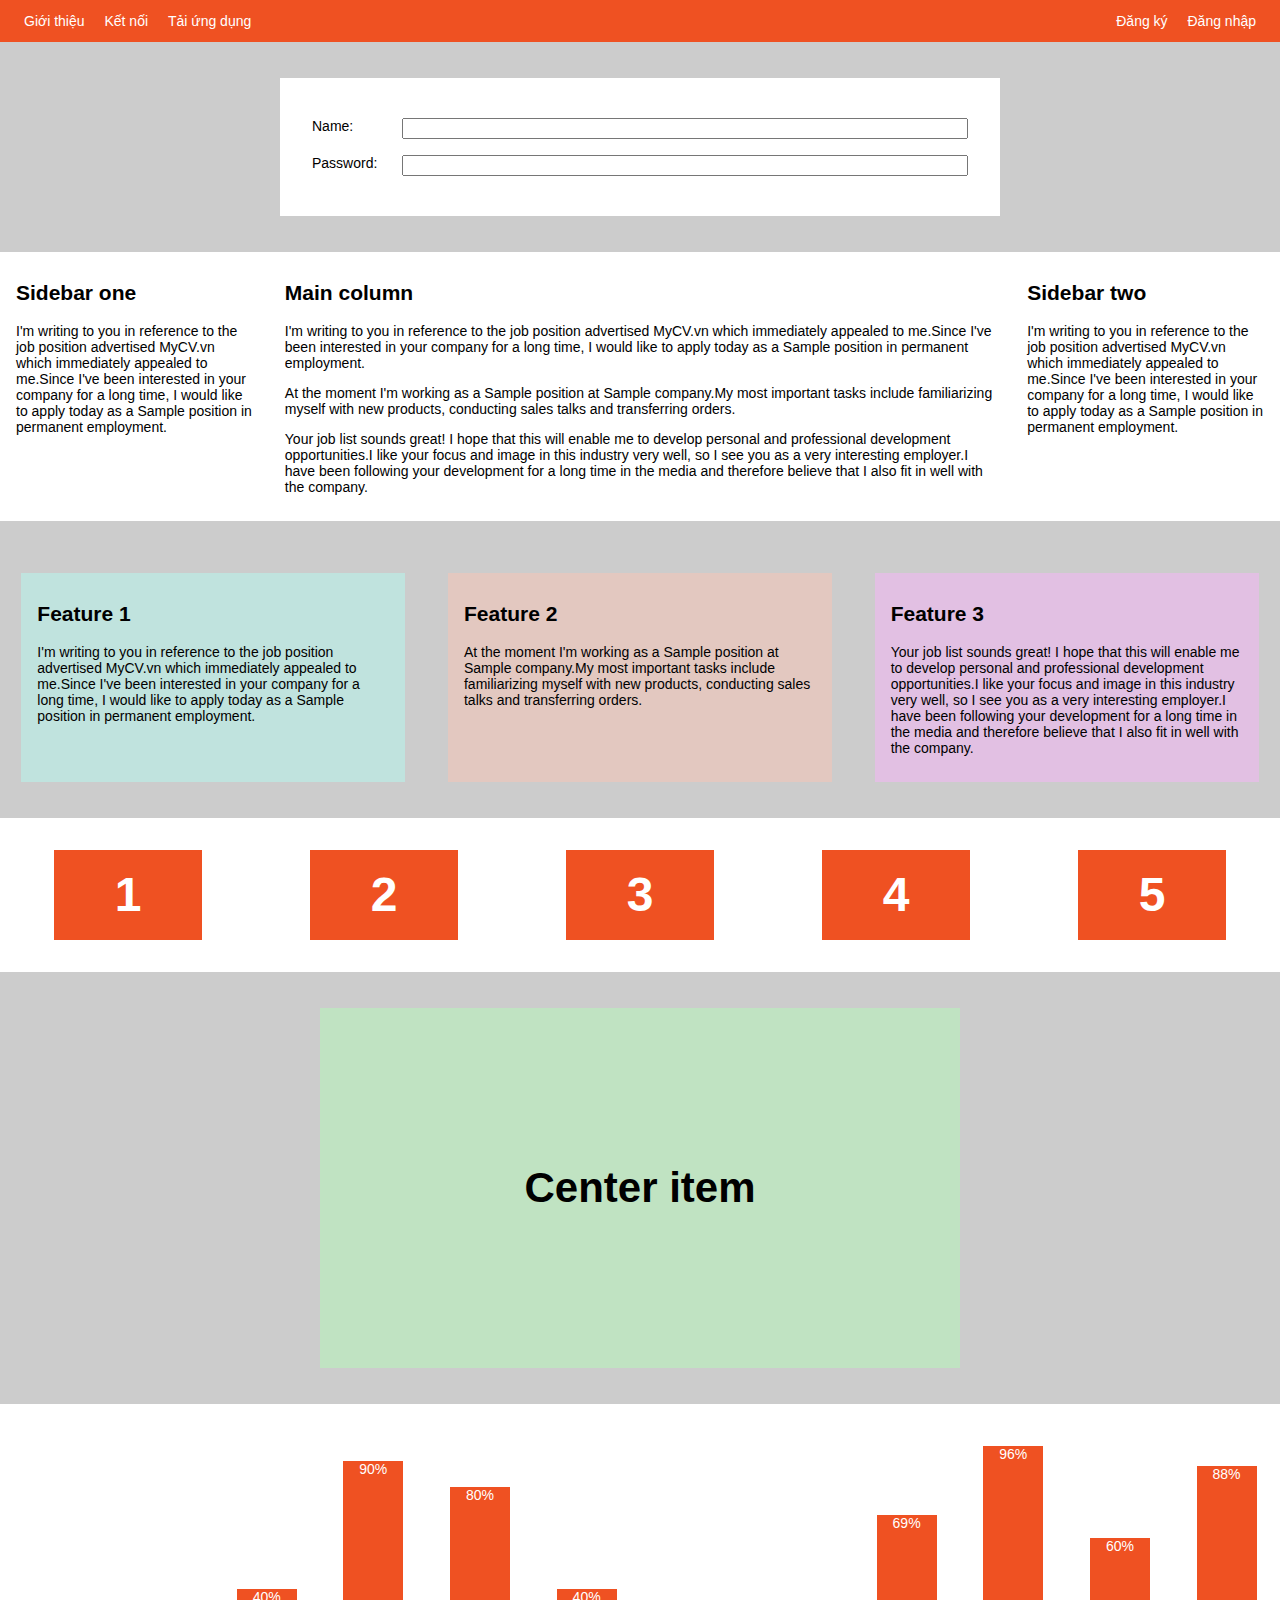
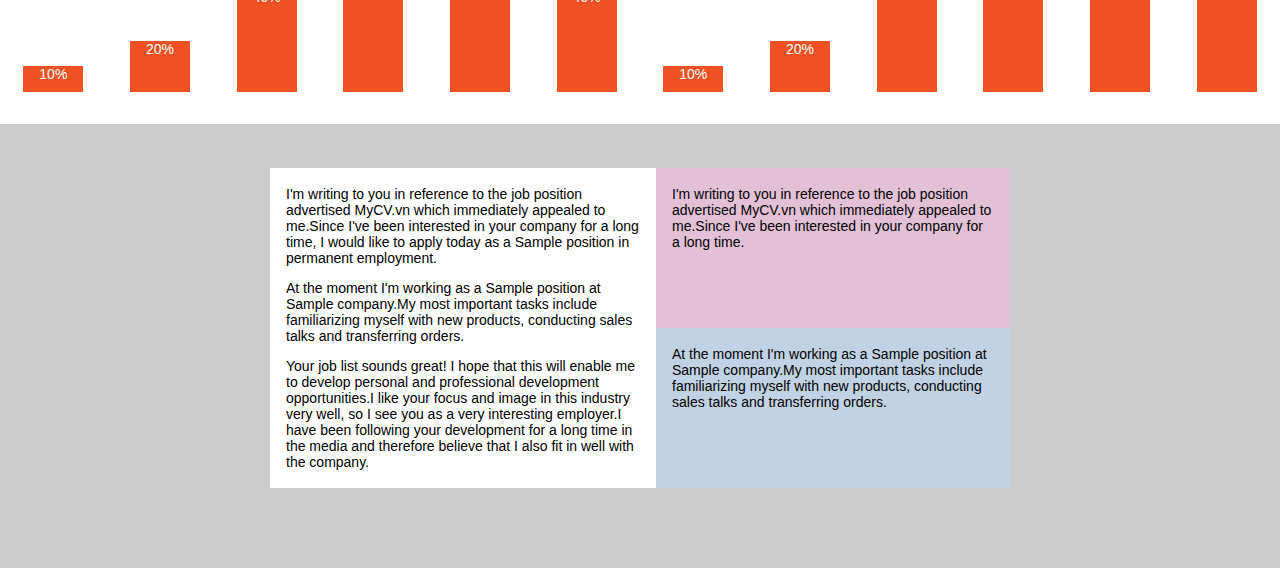
<file: index-demo/index.html>
<!DOCTYPE html>
<html lang="en">

<head>
    <meta charset="UTF-8">
    <meta http-equiv="X-UA-Compatible" content="IE=edge">
    <meta name="viewport" content="width=device-width, initial-scale=1.0">
    <title>Flexbox</title>

    <link rel="stylesheet" href="../assets/css/style.css">
</head>

<body>
    <!-- Navbar -->
    <div class="nav">
        <ul class="nav-list">
            <li class="nav-item">Giới thiệu</li>
            <li class="nav-item">Kết nối</li>
            <li class="nav-item">Tải ứng dụng</li>
        </ul>
        <ul class="nav-list">
            <li class="nav-item">Đăng ký</li>
            <li class="nav-item">Đăng nhập</li>
        </ul>
    </div>

    <!-- Form layout -->
    <div class="form-container">
        <form action="" class="form">
            <div class="form__row">
                <label class="form__label" for="name">Name:</label>
                <input class="form__input" type="text" id="name">
            </div>
            <div class="form__row">
                <label class="form__label" for="password">Password:</label>
                <input class="form__input" type="password" id="password">
            </div>
        </form>
    </div>

    <!-- Column layout -->
    <div class="column-layout">
        <div class="column-item sidebar-one">
            <h2>Sidebar one</h2>
            <p>I'm writing to you in reference to the job position advertised MyCV.vn which immediately appealed to
                me.Since I've been interested in your company for a long time, I would like to apply today as a Sample
                position in permanent employment.</p>
        </div>
        <div class="column-item main-column">
            <h2>Main column</h2>
            <p>I'm writing to you in reference to the job position advertised MyCV.vn which immediately appealed to
                me.Since I've been interested in your company for a long time, I would like to apply today as a Sample
                position in permanent employment.</p>
            <p>At the moment I'm working as a Sample position at Sample company.My most important tasks include
                familiarizing myself with new products, conducting sales talks and transferring orders.</p>
            <p>Your job list sounds great! I hope that this will enable me to develop personal and professional
                development opportunities.I like your focus and image in this industry very well, so I see you as a very
                interesting employer.I have been following your development for a long time in the media and therefore
                believe that I also fit in well with the company.</p>
        </div>
        <div class="column-item sidebar-two">
            <h2>Sidebar two</h2>
            <p>I'm writing to you in reference to the job position advertised MyCV.vn which immediately appealed to
                me.Since I've been interested in your company for a long time, I would like to apply today as a Sample
                position in permanent employment.</p>
        </div>
    </div>

    <!-- Feature layout -->
    <div class="feature-layout">
        <div class="feature-item">
            <h2>Feature 1</h2>
            <p>I'm writing to you in reference to the job position advertised MyCV.vn which immediately appealed to
                me.Since I've been interested in your company for a long time, I would like to apply today as a Sample
                position in permanent employment.</p>
        </div>
        <div class="feature-item">
            <h2>Feature 2</h2>
            <p>At the moment I'm working as a Sample position at Sample company.My most important tasks include
                familiarizing myself with new products, conducting sales talks and transferring orders.</p>
        </div>
        <div class="feature-item">
            <h2>Feature 3</h2>
            <p>Your job list sounds great! I hope that this will enable me to develop personal and professional
                development opportunities.I like your focus and image in this industry very well, so I see you as a very
                interesting employer.I have been following your development for a long time in the media and therefore
                believe that I also fit in well with the company.</p>
        </div>
    </div>

    <!-- Wrap layout -->
    <div class="wrap-layout">
        <div class="wrap-layout__item">1</div>
        <div class="wrap-layout__item">2</div>
        <div class="wrap-layout__item">3</div>
        <div class="wrap-layout__item">4</div>
        <div class="wrap-layout__item">5</div>
    </div>

    <!-- Center layout -->
    <div class="center-layout">
        <h3 class="center-layout__item">Center item</h3>
    </div>

    <!-- Chart -->
    <div class="chart-layout">
        <div class="chart-layout__item" style="--percent: 10%">10%</div>
        <div class="chart-layout__item" style="--percent: 20%">20%</div>
        <div class="chart-layout__item" style="--percent: 40%">40%</div>
        <div class="chart-layout__item" style="--percent: 90%">90%</div>
        <div class="chart-layout__item" style="--percent: 80%">80%</div>
        <div class="chart-layout__item" style="--percent: 40%">40%</div>
        <div class="chart-layout__item" style="--percent: 10%">10%</div>
        <div class="chart-layout__item" style="--percent: 20%">20%</div>
        <div class="chart-layout__item" style="--percent: 69%">69%</div>
        <div class="chart-layout__item" style="--percent: 96%">96%</div>
        <div class="chart-layout__item" style="--percent: 60%">60%</div>
        <div class="chart-layout__item" style="--percent: 88%">88%</div>
    </div>

    <!-- End -->
    <div class="the-end">
        <div class="the-end__first">
            <p>I'm writing to you in reference to the job position advertised MyCV.vn which immediately appealed to
                me.Since I've been interested in your company for a long time, I would like to apply today as a Sample
                position in permanent employment.</p>
            <p>At the moment I'm working as a Sample position at Sample company.My most important tasks include
                familiarizing myself with new products, conducting sales talks and transferring orders.</p>
            <p>Your job list sounds great! I hope that this will enable me to develop personal and professional
                development opportunities.I like your focus and image in this industry very well, so I see you as a very
                interesting employer.I have been following your development for a long time in the media and therefore
                believe that I also fit in well with the company.</p>
        </div>
        <div class="the-end__second">
            <div class="the-end__second-one">
                <p>I'm writing to you in reference to the job position advertised MyCV.vn which immediately appealed to
                    me.Since I've been interested in your company for a long time.</p>
            </div>
            <div class="the-end__second-two">
                <p>At the moment I'm working as a Sample position at Sample company.My most important tasks include
                    familiarizing myself with new products, conducting sales talks and transferring orders.</p>
            </div>
        </div>
    </div>
</body>

</html>
</file>
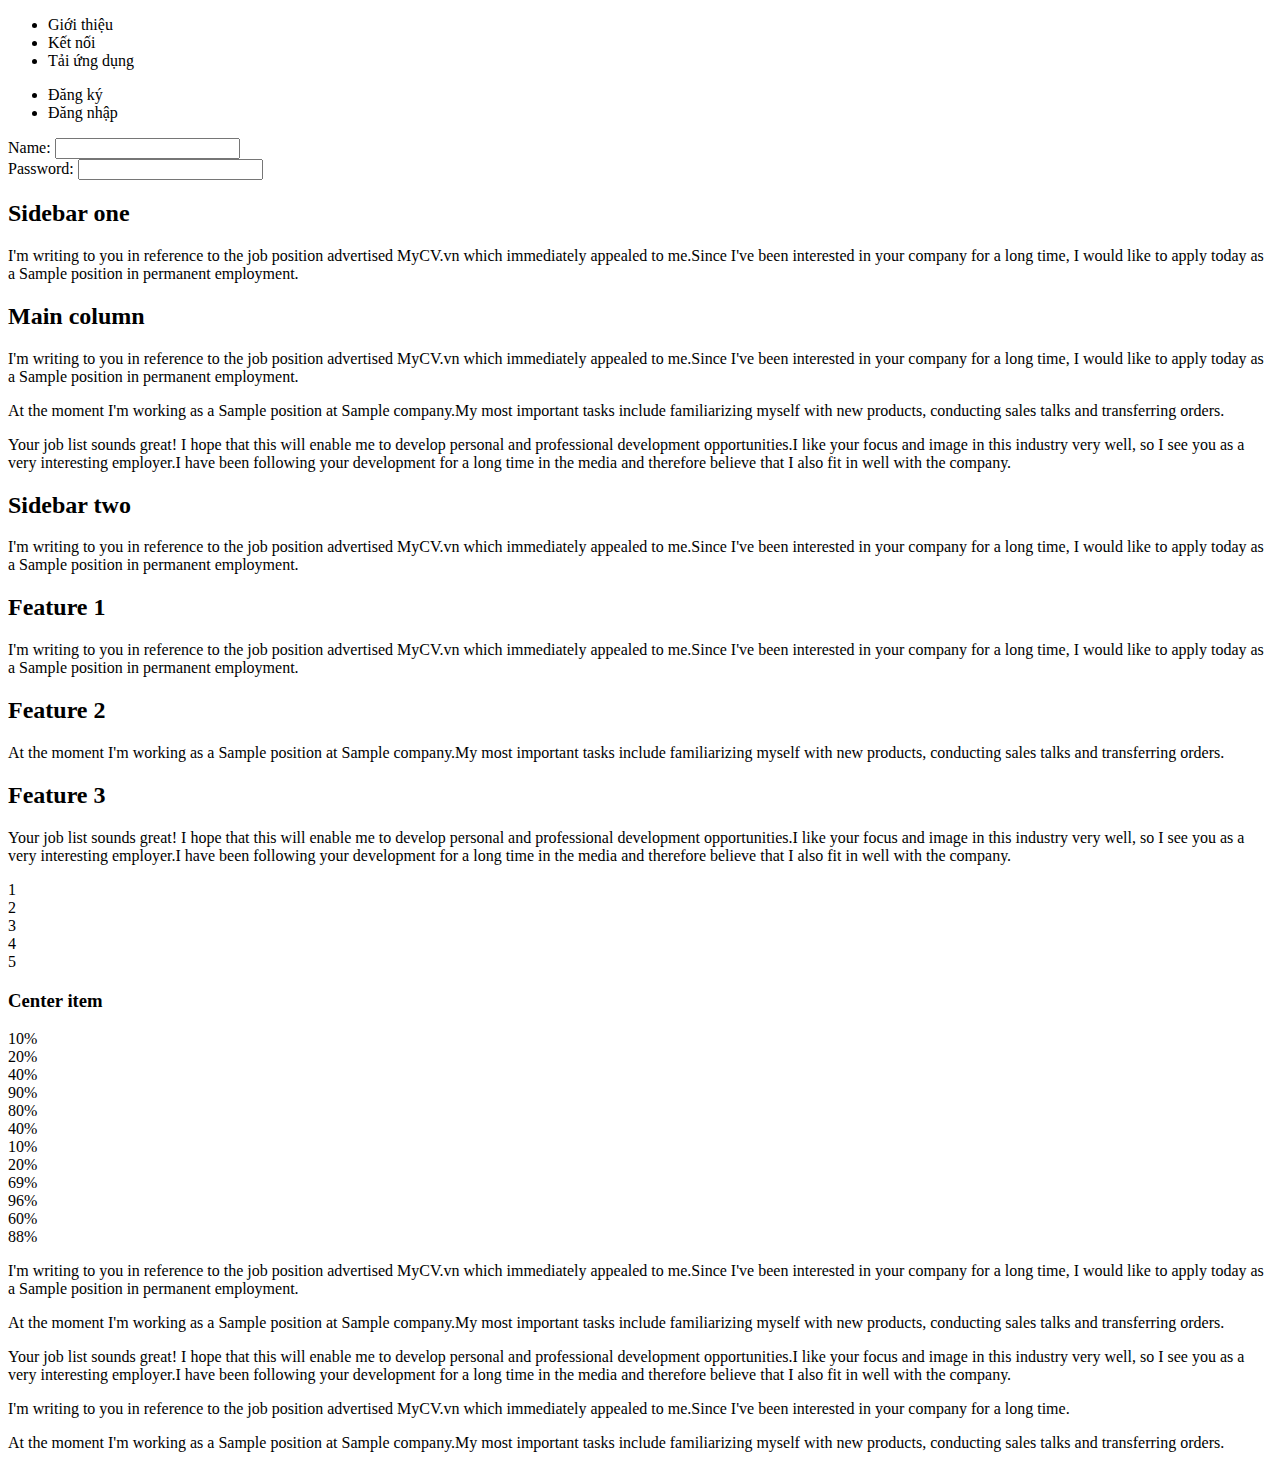
<file: assets/index-demo/index.html>
<!DOCTYPE html>
<html lang="en">

<head>
    <meta charset="UTF-8">
    <meta http-equiv="X-UA-Compatible" content="IE=edge">
    <meta name="viewport" content="width=device-width, initial-scale=1.0">
    <title>Flexbox</title>

    <!-- <link rel="stylesheet" href="../assets/css/style.css"> -->
</head>

<body>
    <!-- Navbar -->
    <div class="nav">
        <ul class="nav-list">
            <li class="nav-item">Giới thiệu</li>
            <li class="nav-item">Kết nối</li>
            <li class="nav-item">Tải ứng dụng</li>
        </ul>
        <ul class="nav-list">
            <li class="nav-item">Đăng ký</li>
            <li class="nav-item">Đăng nhập</li>
        </ul>
    </div>

    <!-- Form layout -->
    <div class="form-container">
        <form action="" class="form">
            <div class="form__row">
                <label class="form__label" for="name">Name:</label>
                <input class="form__input" type="text" id="name">
            </div>
            <div class="form__row">
                <label class="form__label" for="password">Password:</label>
                <input class="form__input" type="password" id="password">
            </div>
        </form>
    </div>

    <!-- Column layout -->
    <div class="column-layout">
        <div class="column-item sidebar-one">
            <h2>Sidebar one</h2>
            <p>I'm writing to you in reference to the job position advertised MyCV.vn which immediately appealed to
                me.Since I've been interested in your company for a long time, I would like to apply today as a Sample
                position in permanent employment.</p>
        </div>
        <div class="column-item main-column">
            <h2>Main column</h2>
            <p>I'm writing to you in reference to the job position advertised MyCV.vn which immediately appealed to
                me.Since I've been interested in your company for a long time, I would like to apply today as a Sample
                position in permanent employment.</p>
            <p>At the moment I'm working as a Sample position at Sample company.My most important tasks include
                familiarizing myself with new products, conducting sales talks and transferring orders.</p>
            <p>Your job list sounds great! I hope that this will enable me to develop personal and professional
                development opportunities.I like your focus and image in this industry very well, so I see you as a very
                interesting employer.I have been following your development for a long time in the media and therefore
                believe that I also fit in well with the company.</p>
        </div>
        <div class="column-item sidebar-two">
            <h2>Sidebar two</h2>
            <p>I'm writing to you in reference to the job position advertised MyCV.vn which immediately appealed to
                me.Since I've been interested in your company for a long time, I would like to apply today as a Sample
                position in permanent employment.</p>
        </div>
    </div>

    <!-- Feature layout -->
    <div class="feature-layout">
        <div class="feature-item">
            <h2>Feature 1</h2>
            <p>I'm writing to you in reference to the job position advertised MyCV.vn which immediately appealed to
                me.Since I've been interested in your company for a long time, I would like to apply today as a Sample
                position in permanent employment.</p>
        </div>
        <div class="feature-item">
            <h2>Feature 2</h2>
            <p>At the moment I'm working as a Sample position at Sample company.My most important tasks include
                familiarizing myself with new products, conducting sales talks and transferring orders.</p>
        </div>
        <div class="feature-item">
            <h2>Feature 3</h2>
            <p>Your job list sounds great! I hope that this will enable me to develop personal and professional
                development opportunities.I like your focus and image in this industry very well, so I see you as a very
                interesting employer.I have been following your development for a long time in the media and therefore
                believe that I also fit in well with the company.</p>
        </div>
    </div>

    <!-- Wrap layout -->
    <div class="wrap-layout">
        <div class="wrap-layout__item">1</div>
        <div class="wrap-layout__item">2</div>
        <div class="wrap-layout__item">3</div>
        <div class="wrap-layout__item">4</div>
        <div class="wrap-layout__item">5</div>
    </div>

    <!-- Center layout -->
    <div class="center-layout">
        <h3 class="center-layout__item">Center item</h3>
    </div>

    <!-- Chart -->
    <div class="chart-layout">
        <div class="chart-layout__item" style="--percent: 10%">10%</div>
        <div class="chart-layout__item" style="--percent: 20%">20%</div>
        <div class="chart-layout__item" style="--percent: 40%">40%</div>
        <div class="chart-layout__item" style="--percent: 90%">90%</div>
        <div class="chart-layout__item" style="--percent: 80%">80%</div>
        <div class="chart-layout__item" style="--percent: 40%">40%</div>
        <div class="chart-layout__item" style="--percent: 10%">10%</div>
        <div class="chart-layout__item" style="--percent: 20%">20%</div>
        <div class="chart-layout__item" style="--percent: 69%">69%</div>
        <div class="chart-layout__item" style="--percent: 96%">96%</div>
        <div class="chart-layout__item" style="--percent: 60%">60%</div>
        <div class="chart-layout__item" style="--percent: 88%">88%</div>
    </div>

    <!-- End -->
    <div class="the-end">
        <div class="the-end__first">
            <p>I'm writing to you in reference to the job position advertised MyCV.vn which immediately appealed to
                me.Since I've been interested in your company for a long time, I would like to apply today as a Sample
                position in permanent employment.</p>
            <p>At the moment I'm working as a Sample position at Sample company.My most important tasks include
                familiarizing myself with new products, conducting sales talks and transferring orders.</p>
            <p>Your job list sounds great! I hope that this will enable me to develop personal and professional
                development opportunities.I like your focus and image in this industry very well, so I see you as a very
                interesting employer.I have been following your development for a long time in the media and therefore
                believe that I also fit in well with the company.</p>
        </div>
        <div class="the-end__second">
            <div class="the-end__second-one">
                <p>I'm writing to you in reference to the job position advertised MyCV.vn which immediately appealed to
                    me.Since I've been interested in your company for a long time.</p>
            </div>
            <div class="the-end__second-two">
                <p>At the moment I'm working as a Sample position at Sample company.My most important tasks include
                    familiarizing myself with new products, conducting sales talks and transferring orders.</p>
            </div>
        </div>
    </div>
</body>

</html>
</file>
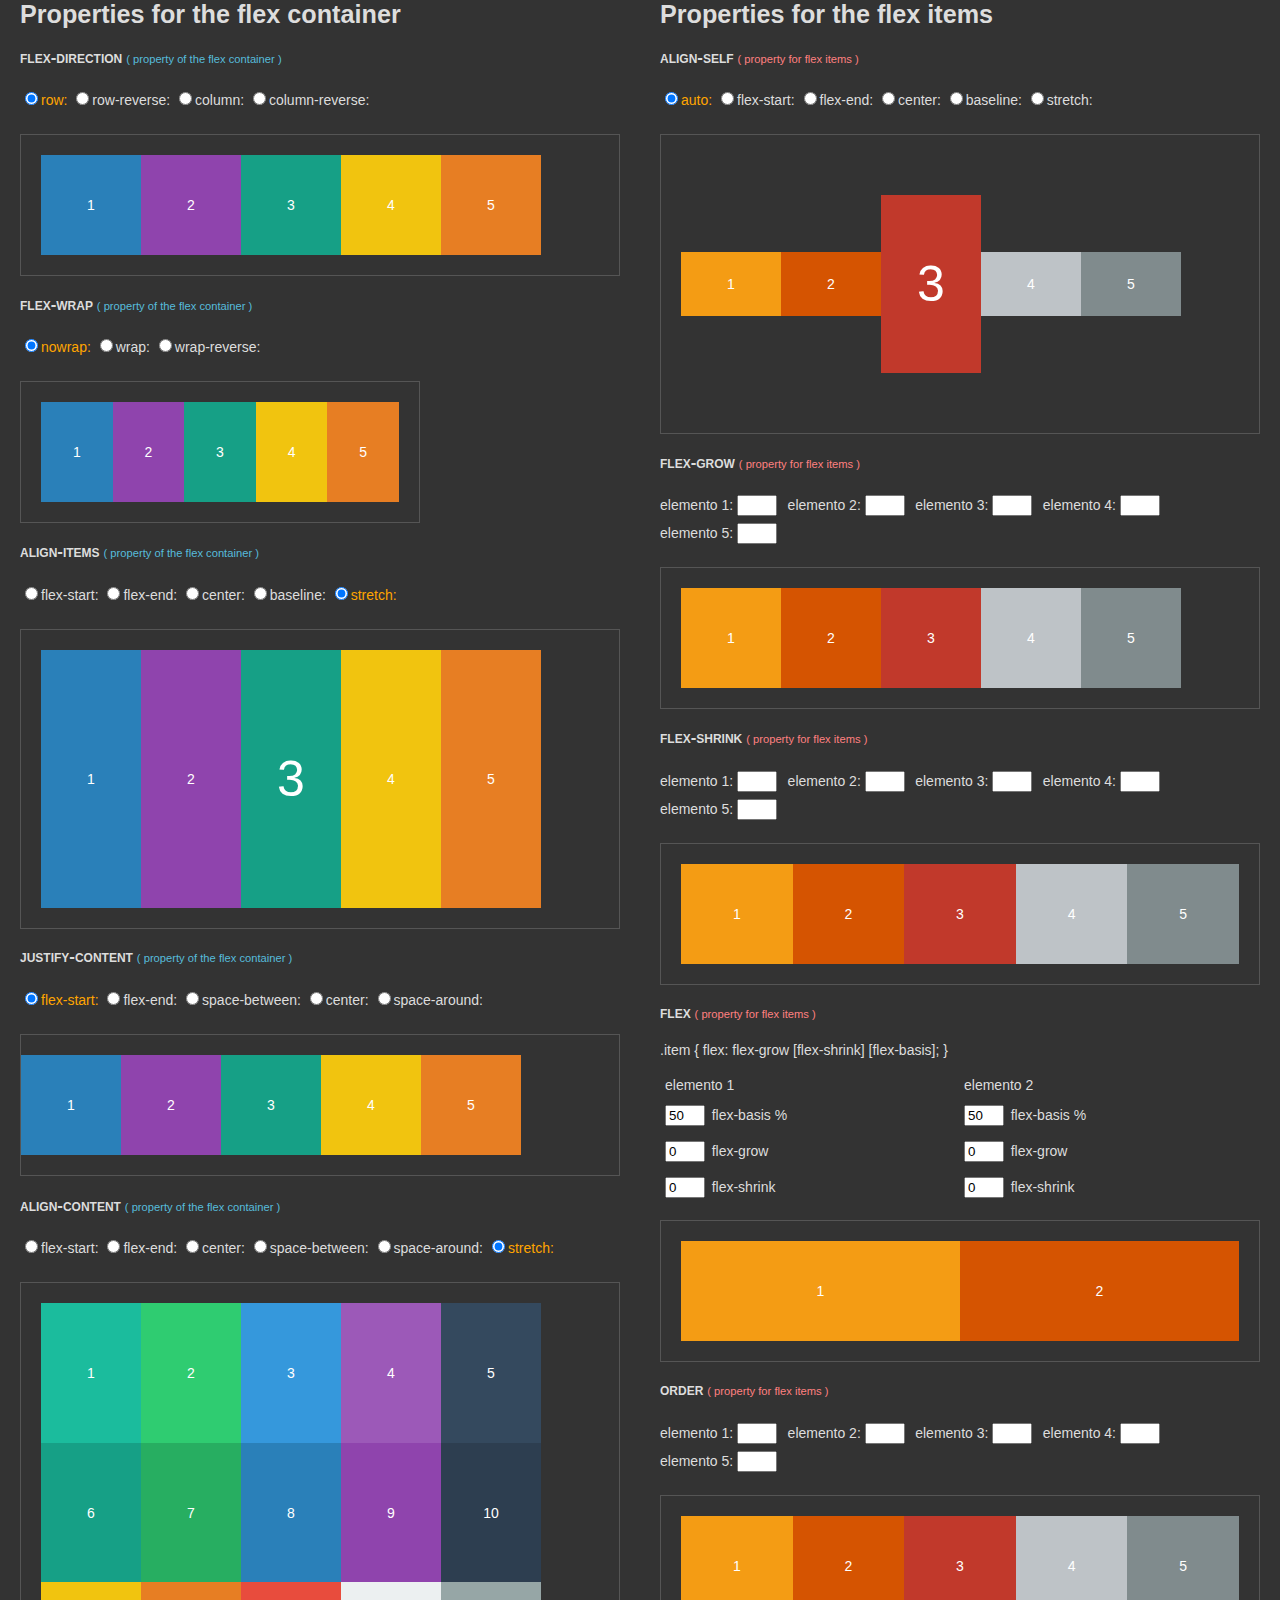
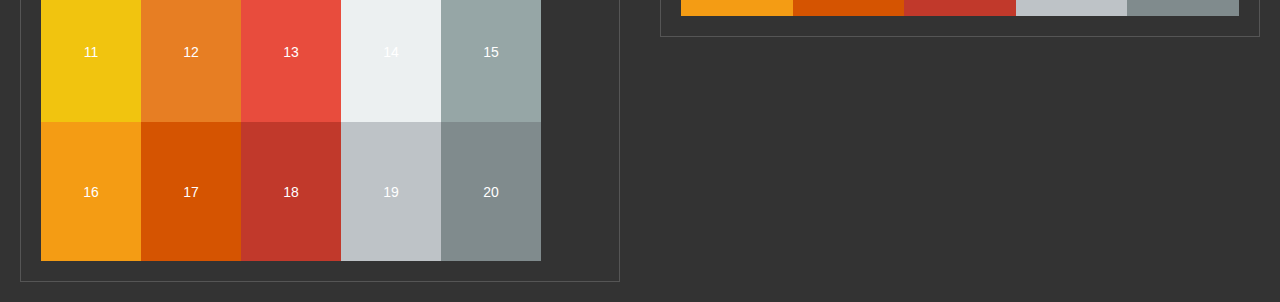
<file: flexbox-playground.html>
<!DOCTYPE html>
<html lang="en">

<head>
    <meta charset="UTF-8">
    <meta http-equiv="X-UA-Compatible" content="IE=edge">
    <meta name="viewport" content="width=device-width, initial-scale=1.0">
    <title>Flexbox playground</title>
    <link rel="stylesheet" href="./assets/css/flexbox-playground.css">
</head>

<body>
    <div class="principal">
        <h2>Properties for the flex container</h2>
        <div class="control">
            <h4><a href="http://w3.unpocodetodo.info/css3/flex-direction.php">flex-direction</a> <small>( property of
                    the flex container )</small></h4>
            <!--flex-direction: row | row-reverse | column | column-reverse;-->
            <div class="radio">
                <input name="flex-direction" type="radio" class="flex-direction" id="R11" value="row" checked><label
                    for="R11">row:</label>
                <input name="flex-direction" type="radio" class="flex-direction" id="R12" value="row-reverse"><label
                    for="R12">row-reverse:</label>
                <input name="flex-direction" type="radio" class="flex-direction" id="R13" value="column"><label
                    for="R13">column:</label>
                <input name="flex-direction" type="radio" class="flex-direction" id="R14" value="column-reverse"><label
                    for="R14">column-reverse:</label>
            </div>
        </div>
        <div class="flex-container" id="direction">
            <div class="item" data-color="2a80b9">
                <p>1</p>
            </div>
            <div class="item" data-color="8f44ad">
                <p>2</p>
            </div>
            <div class="item" data-color="16a086">
                <p>3</p>
            </div>
            <div class="item" data-color="f1c40f">
                <p>4</p>
            </div>
            <div class="item" data-color="e77e23">
                <p>5</p>
            </div>
        </div>

        <div class="control">
            <h4><a href="http://w3.unpocodetodo.info/css3/flex-wrap.php">flex-wrap</a> <small>( property of the flex
                    container )</small></h4>
            <!--nowrap | wrap | wrap-reverse;-->
            <div class="radio">
                <input name="flex-wrap" type="radio" class="flex-wrap" id="R21" value="nowrap" checked><label
                    for="R21">nowrap:</label>
                <input name="flex-wrap" type="radio" class="flex-wrap" id="R22" value="wrap"><label
                    for="R22">wrap:</label>
                <input name="flex-wrap" type="radio" class="flex-wrap" id="R23" value="wrap-reverse"><label
                    for="R23">wrap-reverse:</label>
            </div>
        </div>
        <div class="flex-container" id="wrap">
            <div class="item" data-color="2a80b9">
                <p>1</p>
            </div>
            <div class="item" data-color="8f44ad">
                <p>2</p>
            </div>
            <div class="item" data-color="16a086">
                <p>3</p>
            </div>
            <div class="item" data-color="f1c40f">
                <p>4</p>
            </div>
            <div class="item" data-color="e77e23">
                <p>5</p>
            </div>
        </div>

        <div class="control">
            <h4><a href="http://w3.unpocodetodo.info/css3/flex-align-items.php">align-items</a> <small>( property of the
                    flex container )</small></h4><!-- flex-start | flex-end | center | baseline | stretch;-->
            <div class="radio">
                <input name="flex-align-items" type="radio" class="flex-align-items" id="R31"
                    value="align-items-start"><label for="R31">flex-start:</label>
                <input name="flex-align-items" type="radio" class="flex-align-items" id="R32"
                    value="align-items-end"><label for="R32">flex-end:</label>
                <input name="flex-align-items" type="radio" class="flex-align-items" id="R33"
                    value="align-items-center"><label for="R33">center:</label>
                <input name="flex-align-items" type="radio" class="flex-align-items" id="R34"
                    value="align-items-baseline"><label for="R34">baseline:</label>
                <input name="flex-align-items" type="radio" class="flex-align-items" id="R35"
                    value="align-items-stretch" checked><label for="R35">stretch:</label>
            </div>
        </div>
        <div class="flex-container" id="align">
            <div class="item" data-color="2a80b9">
                <p>1</p>
            </div>
            <div class="item" data-color="8f44ad">
                <p>2</p>
            </div>
            <div class="item" data-color="16a086">
                <p style="font-size:50px;">3</p>
            </div>
            <div class="item" data-color="f1c40f">
                <p>4</p>
            </div>
            <div class="item" data-color="e77e23">
                <p>5</p>
            </div>
        </div>


        <div class="control">
            <h4><a href="http://w3.unpocodetodo.info/css3/flex-justify-content.php">justify-content</a> <small>(
                    property of the flex container )</small></h4>
            <!--justify-content: flex-start | flex-end | center | space-between | space-around; -->
            <div class="radio">
                <input name="justify-content" type="radio" class="justify-content" id="R41" value="justify-start"
                    checked><label for="R41">flex-start:</label>
                <input name="justify-content" type="radio" class="justify-content" id="R42" value="justify-end"><label
                    for="R42">flex-end:</label>
                <input name="justify-content" type="radio" class="justify-content" id="R43"
                    value="justify-space-between"><label for="R43">space-between:</label>
                <input name="justify-content" type="radio" class="justify-content" id="R44"
                    value="justify-center"><label for="R44">center:</label>
                <input name="justify-content" type="radio" class="justify-content" id="R45"
                    value="justify-space-around"><label for="R45">space-around:</label>
            </div>
        </div>
        <div class="flex-container" id="justify">
            <div class="item" data-color="2a80b9">
                <p>1</p>
            </div>
            <div class="item" data-color="8f44ad">
                <p>2</p>
            </div>
            <div class="item" data-color="16a086">
                <p>3</p>
            </div>
            <div class="item" data-color="f1c40f">
                <p>4</p>
            </div>
            <div class="item" data-color="e77e23">
                <p>5</p>
            </div>

        </div>

        <!--<p>En <strong>Google Chrome</strong> y <strong>Opera</strong>: problemas al cambiar dinamicamente entre <code>justify-content:space-between</code> y <code>justify-content:space-around</code> </p>-->


        <div class="control">
            <h4><a href="http://w3.unpocodetodo.info/css3/flex-align-content.php">align-content</a> <small>( property of
                    the flex container )</small></h4>
            <!--justify-content: flex-start | flex-end | center | space-between | space-around; -->
            <div class="radio">
                <input name="align-content" type="radio" class="align-content" id="R51"
                    value="align-content-start"><label for="R51">flex-start:</label>
                <input name="align-content" type="radio" class="align-content" id="R52" value="align-content-end"><label
                    for="R52">flex-end:</label>
                <input name="align-content" type="radio" class="align-content" id="R53"
                    value="align-content-center"><label for="R53">center:</label>
                <input name="align-content" type="radio" class="align-content" id="R54"
                    value="align-content-space-between"><label for="R54">space-between:</label>
                <input name="align-content" type="radio" class="align-content" id="R55"
                    value="align-content-space-around"><label for="R55">space-around:</label>
                <input name="align-content" type="radio" class="align-content" id="R56" value="align-content-stretch"
                    checked><label for="R56">stretch:</label>
            </div>
        </div>
        <div class="flex-container" id="alignContent">

            <div class="item" data-color="1bbc9d">
                <p>1</p>
            </div>
            <div class="item" data-color="2fcc71">
                <p>2</p>
            </div>
            <div class="item" data-color="3598dc">
                <p>3</p>
            </div>
            <div class="item" data-color="9c59b8">
                <p>4</p>
            </div>
            <div class="item" data-color="34495e">
                <p>5</p>
            </div>
            <div class="item" data-color="16a086">
                <p>6</p>
            </div>
            <div class="item" data-color="27ae61">
                <p>7</p>
            </div>
            <div class="item" data-color="2a80b9">
                <p>8</p>
            </div>
            <div class="item" data-color="8f44ad">
                <p>9</p>
            </div>
            <div class="item" data-color="2d3e50">
                <p>10</p>
            </div>
            <div class="item" data-color="f1c40f">
                <p>11</p>
            </div>
            <div class="item" data-color="e77e23">
                <p>12</p>
            </div>
            <div class="item" data-color="e84c3d">
                <p>13</p>
            </div>
            <div class="item" data-color="ecf0f1">
                <p>14</p>
            </div>
            <div class="item" data-color="96a6a6">
                <p>15</p>
            </div>
            <div class="item" data-color="f49c14">
                <p>16</p>
            </div>
            <div class="item" data-color="d55401">
                <p>17</p>
            </div>
            <div class="item" data-color="c1392b">
                <p>18</p>
            </div>
            <div class="item" data-color="bec3c7">
                <p>19</p>
            </div>
            <div class="item" data-color="808b8d">
                <p>20</p>
            </div>

        </div>



    </div>

    <!-- propiedades de los items -->

    <div class="principal">
        <h2>Properties for the flex items </h2>
        <div class="control">
            <h4><a href="http://w3.unpocodetodo.info/css3/flex-align-self.php">align-self</a> <small>( property for flex
                    items )</small></h4>
            <!--auto | flex-start | flex-end | center | baseline | stretch -->
            <div class="radio">
                <input name="align-self" type="radio" class="align-self" id="R61" value="align-self-auto" checked><label
                    for="R61">auto:</label>
                <input name="align-self" type="radio" class="align-self" id="R62" value="align-self-start"><label
                    for="R62">flex-start:</label>
                <input name="align-self" type="radio" class="align-self" id="R63" value="align-self-end"><label
                    for="R63">flex-end:</label>
                <input name="align-self" type="radio" class="align-self" id="R64" value="align-self-center"><label
                    for="R64">center:</label>
                <input name="align-self" type="radio" class="align-self" id="R65" value="align-self-baseline"><label
                    for="R65">baseline:</label>
                <input name="align-self" type="radio" class="align-self" id="R66" value="align-self-stretch"><label
                    for="R66">stretch:</label>
            </div>

        </div>
        <div class="flex-container align-items-center" id="FCI1">

            <div class="item" data-color="f49c14">
                <p>1</p>
            </div>
            <div class="item" data-color="d55401">
                <p>2</p>
            </div>
            <div class="item" data-color="c1392b" id="alignSelf">
                <p style="font-size:50px;">3</p>
            </div>
            <div class="item" data-color="bec3c7">
                <p>4</p>
            </div>
            <div class="item" data-color="808b8d">
                <p>5</p>
            </div>

        </div>

        <div class="control">
            <h4><a href="http://w3.unpocodetodo.info/css3/flex-abreviado.php#flexGrow">flex-grow</a> <small>( property
                    for flex items )</small></h4>
            <!--auto | flex-start | flex-end | center | baseline | stretch -->
            <div class="radio">
                <span class="nbsp"><label for="R71">elemento 1: </label><input type="number" class="flex-grow" id="R71"
                        min="0"></span>
                <span class="nbsp"><label for="R72">elemento 2: </label><input type="number" class="flex-grow" id="R72"
                        min="0"></span>
                <span class="nbsp"><label for="R73">elemento 3: </label><input type="number" class="flex-grow" id="R73"
                        min="0"></span>
                <span class="nbsp"><label for="R74">elemento 4: </label><input type="number" class="flex-grow" id="R74"
                        min="0"></span>
                <span class="nbsp"><label for="R75">elemento 5: </label><input type="number" class="flex-grow" id="R75"
                        min="0"></span>
            </div>

        </div>
        <div class="flex-container align-items-center" id="FCI2">

            <div class="item" id="itemR71" data-color="f49c14">
                <p>1</p>
            </div>
            <div class="item" id="itemR72" data-color="d55401">
                <p>2</p>
            </div>
            <div class="item" id="itemR73" data-color="c1392b">
                <p>3</p>
            </div>
            <div class="item" id="itemR74" data-color="bec3c7">
                <p>4</p>
            </div>
            <div class="item" id="itemR75" data-color="808b8d">
                <p>5</p>
            </div>

        </div>



        <div class="control">
            <h4><a href="http://w3.unpocodetodo.info/css3/flex-abreviado.php#flexShrink">flex-shrink</a> <small>(
                    property for flex items )</small></h4>
            <!--auto | flex-start | flex-end | center | baseline | stretch -->
            <div class="radio">
                <span class="nbsp"><label for="R81">elemento 1: </label><input type="number" class="flex-shrink"
                        id="R81" min="0"></span>
                <span class="nbsp"><label for="R82">elemento 2: </label><input type="number" class="flex-shrink"
                        id="R82" min="0"></span>
                <span class="nbsp"><label for="R83">elemento 3: </label><input type="number" class="flex-shrink"
                        id="R83" min="0"></span>
                <span class="nbsp"><label for="R84">elemento 4: </label><input type="number" class="flex-shrink"
                        id="R84" min="0"></span>
                <span class="nbsp"><label for="R85">elemento 5: </label><input type="number" class="flex-shrink"
                        id="R85" min="0"></span>
            </div>

        </div>
        <div class="flex-container align-items-center" id="FCI3">

            <div class="item" id="itemR81" data-color="f49c14">
                <p>1</p>
            </div>
            <div class="item" id="itemR82" data-color="d55401">
                <p>2</p>
            </div>
            <div class="item" id="itemR83" data-color="c1392b">
                <p>3</p>
            </div>
            <div class="item" id="itemR84" data-color="bec3c7">
                <p>4</p>
            </div>
            <div class="item" id="itemR85" data-color="808b8d">
                <p>5</p>
            </div>

        </div>


        <div class="control">
            <h4><a href="http://w3.unpocodetodo.info/css3/flex-abreviado.php">flex</a> <small>( property for flex items
                    )</small></h4>
            <!--auto | flex-start | flex-end | center | baseline | stretch -->
            <p>.item { flex: flex-grow [flex-shrink] [flex-basis]; } </p>
            <table id="flexBasis">
                <tr>
                    <td>elemento 1</td>
                    <td>elemento 2</td>
                </tr>
                <tr>
                    <td><input type="number" class="flex-basis" id="B1" min="0" value="50"><label for="B1">flex-basis
                            %</label></td>
                    <td><input type="number" class="flex-basis" id="B2" min="0" value="50"><label for="B2">flex-basis
                            %</label></td>
                </tr>
                <tr>
                    <td><input type="number" class="flex-basis-grow" id="G1" min="0" value="0"><label
                            for="G1">flex-grow</label></td>
                    <td><input type="number" class="flex-basis-grow" id="G2" min="0" value="0"><label
                            for="G2">flex-grow</label></td>
                </tr>
                <tr>
                    <td><input type="number" class="flex-basis-shrink" id="S1" min="0" value="0"><label
                            for="S1">flex-shrink</label></td>
                    <td><input type="number" class="flex-basis-shrink" id="S2" min="0" value="0"><label
                            for="S2">flex-shrink</label></td>
                </tr>
            </table>
        </div>


        <div class="flex-container align-items-center" id="FCI4">

            <div class="item" id="item1" data-color="f49c14">
                <p>1</p>
            </div>
            <div class="item" id="item2" data-color="d55401">
                <p>2</p>
            </div>

        </div>


        <div class="control">
            <h4><a href="http://w3.unpocodetodo.info/css3/flex-order.php">order</a> <small>( property for flex items
                    )</small></h4>
            <!--auto | flex-start | flex-end | center | baseline | stretch -->
            <div class="radio">
                <span class="nbsp"><label for="R91">elemento 1: </label><input type="number" class="flex-order" id="R91"
                        min="0"></span>
                <span class="nbsp"><label for="R92">elemento 2: </label><input type="number" class="flex-order" id="R92"
                        min="0"></span>
                <span class="nbsp"><label for="R93">elemento 3: </label><input type="number" class="flex-order" id="R93"
                        min="0"></span>
                <span class="nbsp"><label for="R94">elemento 4: </label><input type="number" class="flex-order" id="R94"
                        min="0"></span>
                <span class="nbsp"><label for="R95">elemento 5: </label><input type="number" class="flex-order" id="R95"
                        min="0"></span>
            </div>

        </div>
        <div class="flex-container align-items-center" id="FCI5">


            <div class="item" id="orderR91" data-color="f49c14">
                <p>1</p>
            </div>
            <div class="item" id="orderR92" data-color="d55401">
                <p>2</p>
            </div>
            <div class="item" id="orderR93" data-color="c1392b">
                <p>3</p>
            </div>
            <div class="item" id="orderR94" data-color="bec3c7">
                <p>4</p>
            </div>
            <div class="item" id="orderR95" data-color="808b8d">
                <p>5</p>
            </div>

        </div>


    </div>

    <script src="./assets/js/script.js"></script>
</body>

</html>
</file>
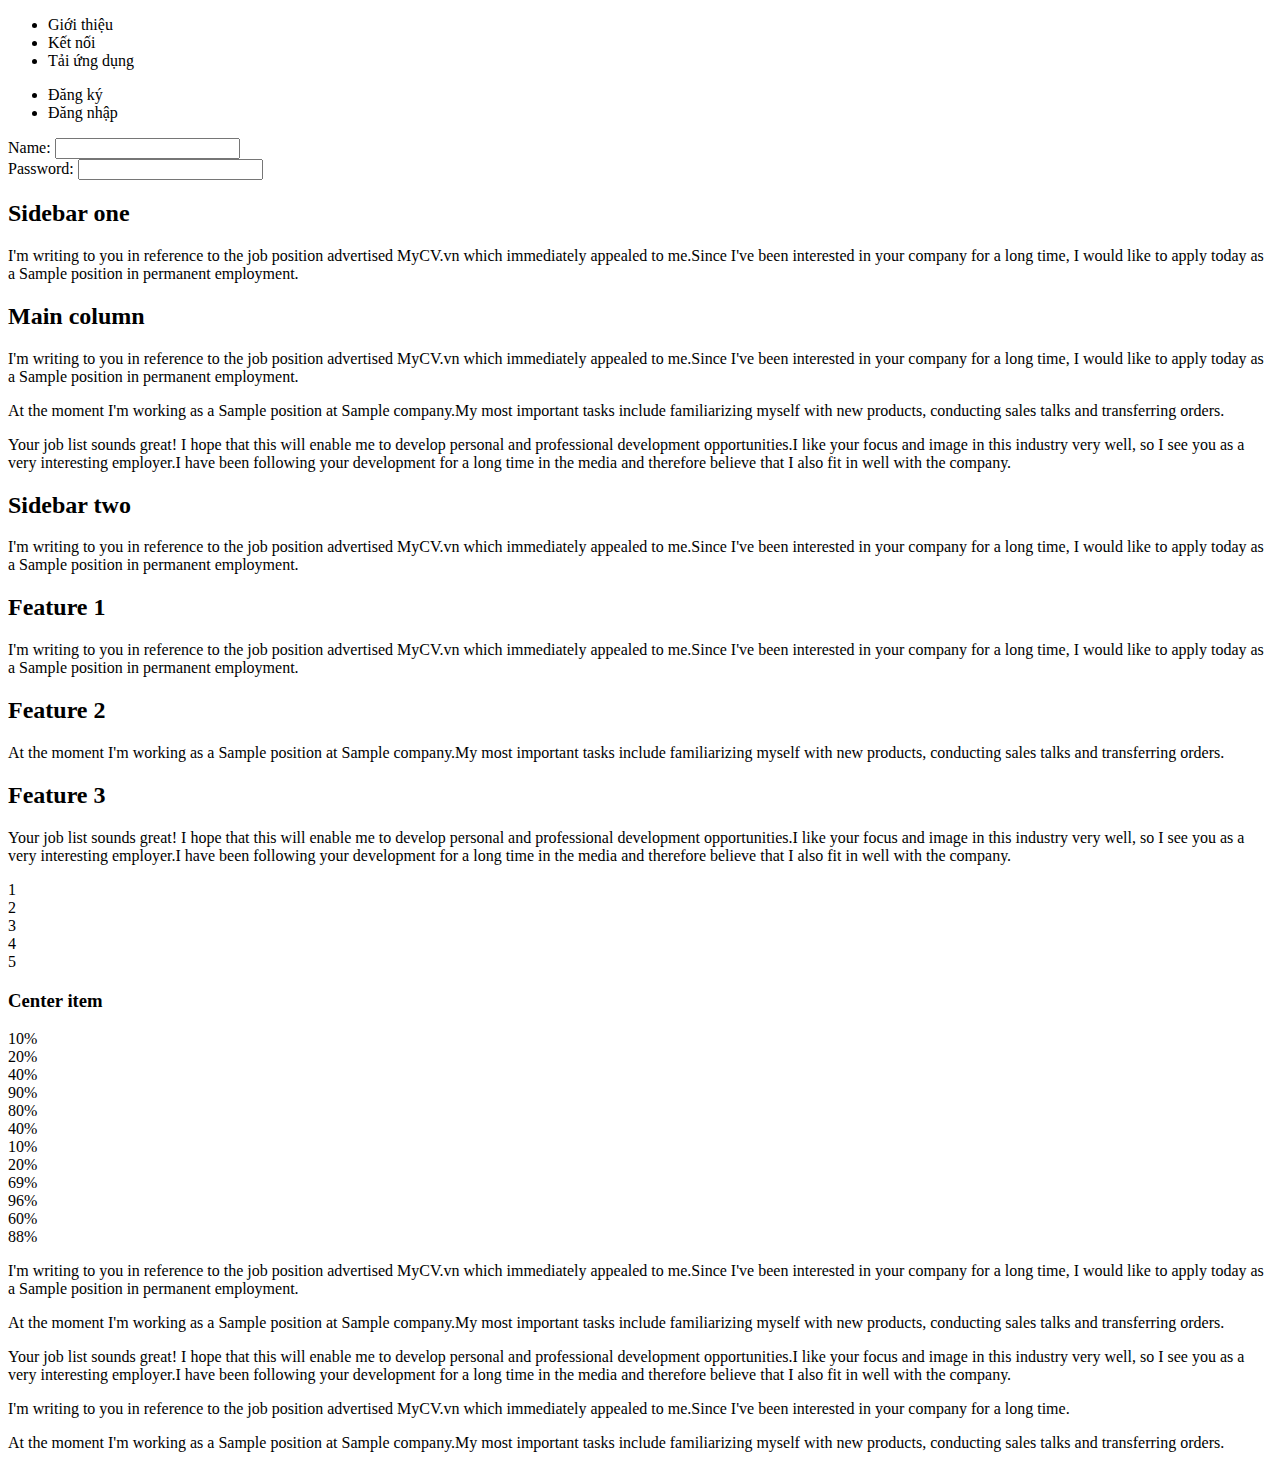
<file: assets/index-demo/index-flexbox.html>
<!DOCTYPE html>
<html lang="en">

<head>
    <meta charset="UTF-8">
    <meta http-equiv="X-UA-Compatible" content="IE=edge">
    <meta name="viewport" content="width=device-width, initial-scale=1.0">
    <title>Flexbox</title>

    <!-- <link rel="stylesheet" href="style-flexbox.css"> -->
</head>

<body>
    <!-- Navbar -->
    <div class="nav">
        <ul class="nav-list">
            <li class="nav-item">Giới thiệu</li>
            <li class="nav-item">Kết nối</li>
            <li class="nav-item">Tải ứng dụng</li>
        </ul>
        <ul class="nav-list">
            <li class="nav-item">Đăng ký</li>
            <li class="nav-item">Đăng nhập</li>
        </ul>
    </div>

    <!-- Form layout -->
    <div class="form-container">
        <form action="" class="form">
            <div class="form__row">
                <label class="form__label" for="name">Name:</label>
                <input class="form__input" type="text" id="name">
            </div>
            <div class="form__row">
                <label class="form__label" for="password">Password:</label>
                <input class="form__input" type="password" id="password">
            </div>
        </form>
    </div>

    <!-- Column layout -->
    <div class="column-layout">
        <div class="column-item sidebar-one">
            <h2>Sidebar one</h2>
            <p>I'm writing to you in reference to the job position advertised MyCV.vn which immediately appealed to
                me.Since I've been interested in your company for a long time, I would like to apply today as a Sample
                position in permanent employment.</p>
        </div>
        <div class="column-item main-column">
            <h2>Main column</h2>
            <p>I'm writing to you in reference to the job position advertised MyCV.vn which immediately appealed to
                me.Since I've been interested in your company for a long time, I would like to apply today as a Sample
                position in permanent employment.</p>
            <p>At the moment I'm working as a Sample position at Sample company.My most important tasks include
                familiarizing myself with new products, conducting sales talks and transferring orders.</p>
            <p>Your job list sounds great! I hope that this will enable me to develop personal and professional
                development opportunities.I like your focus and image in this industry very well, so I see you as a very
                interesting employer.I have been following your development for a long time in the media and therefore
                believe that I also fit in well with the company.</p>
        </div>
        <div class="column-item sidebar-two">
            <h2>Sidebar two</h2>
            <p>I'm writing to you in reference to the job position advertised MyCV.vn which immediately appealed to
                me.Since I've been interested in your company for a long time, I would like to apply today as a Sample
                position in permanent employment.</p>
        </div>
    </div>

    <!-- Feature layout -->
    <div class="feature-layout">
        <div class="feature-item">
            <h2>Feature 1</h2>
            <p>I'm writing to you in reference to the job position advertised MyCV.vn which immediately appealed to
                me.Since I've been interested in your company for a long time, I would like to apply today as a Sample
                position in permanent employment.</p>
        </div>
        <div class="feature-item">
            <h2>Feature 2</h2>
            <p>At the moment I'm working as a Sample position at Sample company.My most important tasks include
                familiarizing myself with new products, conducting sales talks and transferring orders.</p>
        </div>
        <div class="feature-item">
            <h2>Feature 3</h2>
            <p>Your job list sounds great! I hope that this will enable me to develop personal and professional
                development opportunities.I like your focus and image in this industry very well, so I see you as a very
                interesting employer.I have been following your development for a long time in the media and therefore
                believe that I also fit in well with the company.</p>
        </div>
    </div>

    <!-- Wrap layout -->
    <div class="wrap-layout">
        <div class="wrap-layout__item">1</div>
        <div class="wrap-layout__item">2</div>
        <div class="wrap-layout__item">3</div>
        <div class="wrap-layout__item">4</div>
        <div class="wrap-layout__item">5</div>
    </div>

    <!-- Center layout -->
    <div class="center-layout">
        <h3 class="center-layout__item">Center item</h3>
    </div>

    <!-- Chart -->
    <div class="chart-layout">
        <div class="chart-layout__item" style="--percent: 10%">10%</div>
        <div class="chart-layout__item" style="--percent: 20%">20%</div>
        <div class="chart-layout__item" style="--percent: 40%">40%</div>
        <div class="chart-layout__item" style="--percent: 90%">90%</div>
        <div class="chart-layout__item" style="--percent: 80%">80%</div>
        <div class="chart-layout__item" style="--percent: 40%">40%</div>
        <div class="chart-layout__item" style="--percent: 10%">10%</div>
        <div class="chart-layout__item" style="--percent: 20%">20%</div>
        <div class="chart-layout__item" style="--percent: 69%">69%</div>
        <div class="chart-layout__item" style="--percent: 96%">96%</div>
        <div class="chart-layout__item" style="--percent: 60%">60%</div>
        <div class="chart-layout__item" style="--percent: 88%">88%</div>
    </div>

    <!-- End -->
    <div class="the-end">
        <div class="the-end__first">
            <p>I'm writing to you in reference to the job position advertised MyCV.vn which immediately appealed to
                me.Since I've been interested in your company for a long time, I would like to apply today as a Sample
                position in permanent employment.</p>
            <p>At the moment I'm working as a Sample position at Sample company.My most important tasks include
                familiarizing myself with new products, conducting sales talks and transferring orders.</p>
            <p>Your job list sounds great! I hope that this will enable me to develop personal and professional
                development opportunities.I like your focus and image in this industry very well, so I see you as a very
                interesting employer.I have been following your development for a long time in the media and therefore
                believe that I also fit in well with the company.</p>
        </div>
        <div class="the-end__second">
            <div class="the-end__second-one">
                <p>I'm writing to you in reference to the job position advertised MyCV.vn which immediately appealed to
                    me.Since I've been interested in your company for a long time.</p>
            </div>
            <div class="the-end__second-two">
                <p>At the moment I'm working as a Sample position at Sample company.My most important tasks include
                    familiarizing myself with new products, conducting sales talks and transferring orders.</p>
            </div>
        </div>
    </div>
</body>

</html>
</file>
<file: assets/css/style.css>
* {
    box-sizing: border-box;
}

html, body {
    margin: 0;
    padding: 0;
    font-size: 14px;
    font-family: Arial, Helvetica, sans-serif;
}

body {
    background-color: #ccc;
}

/* Navbar */
.nav {
    min-height: 42px;
    background-color: #EF5122;
    display: flex; 
    /* space-between: ngoài cùng bên trái, ngoài cùng bên phải dính sát vào nhau */
    justify-content: space-between;
}

.nav-list {
    padding-left: 0;
    margin: auto 16px;
}

.nav-item {
    color: #fff;
    list-style: none;
    margin: 0 8px;
    display: inline-block;
}

/* Form layout */
.form-container {
    max-width: 720px;
    padding: 32px;
    margin: 36px auto 0 auto;
    background-color: #fff;
}

.form__row {
    padding: 8px 0;
    display: flex;
}

.form__label {
    min-width: 90px;
}

.form__input {
    flex: 1;
}

/* Column layout */
.column-layout {
    margin-top: 36px;
    padding: 12px 0;
    background-color: #fff;
    display:flex;
}

.column-item {
    padding: 0 16px;
    
}

.sidebar-one {
    flex: 1;
}

.sidebar-two {
    flex: 1;
}

.main-column {
    flex: 3;
}

/* Feature layout */
.feature-layout {
    margin-top: 36px;
    display: flex;
    flex-direction: column;
    justify-content: space-around;
}

/* PC, Tablet */
@media (min-width: 740px) {
    .feature-layout {
        flex-direction: row;

    }
}

.feature-item {
    padding: 12px 16px;
    margin-top: 16px;
    flex-basis: 30%;
}

.feature-item:nth-child(1) {
    background-color: rgb(192, 227, 222);
}

.feature-item:nth-child(2) {
    background-color: rgb(227, 200, 192);
}

.feature-item:nth-child(3) {
    background-color: rgb(226, 192, 227);
}

/* Wrap layout */
.wrap-layout {
    background-color: #fff;
    margin-top: 36px;
    padding: 12px 0 32px 0;
    display: flex;
    justify-content: space-around;
    flex-wrap: wrap;
}

.wrap-layout__item {
    width: 148px;
    height: 90px;
    color: #fff;
    text-align: center;
    line-height: 90px;
    font-size: 48px;
    font-weight: 700;
    margin-top: 20px;
    background-color: #EF5122;
}

.wrap-layout__item:hover {
    opacity: 0.8;
    transform: scale(1.1);
}
/* Center layout */
.center-layout {
    background-color: rgb(192, 227, 194);
    margin: 36px auto 0 auto;
    padding: 32px 0;
    max-width: 640px;
    height: 360px;
    display: flex;

}

.center-layout__item {
    font-size: 42px;
    font-weight: 700;
    margin: auto;
}

/* Chart layout */
.chart-layout {
    margin: 36px auto 0 auto;
    padding: 32px 0;
    height: 320px;
    background-color: #fff;
    display: flex;
    align-items: flex-end;
    justify-content:space-around;
}

.chart-layout__item {
    /* có thể sử dụng để đảo items ở đây */
    /* align-self: flex-end; */
    width: 60px;
    color: #fff;
    text-align: center;
    height: var(--percent);
    background-color: #EF5122;
    animation: growth ease-in 0.5s;
}

@keyframes growth {
    from {
        opacity: 0;
        height: calc(var(--percent) - 50%);
    }
    to {
        opacity: 1;
        height: var(--percent);
    }
}

/* End */
.the-end {
    margin: 12px auto 48px auto;
    padding: 32px 0;
    max-width: 740px;
    min-height: 360px;
    display: flex;
}

.the-end__first {
    padding: 4px 16px;
    background-color: #fff;
    flex: 1;
}

.the-end__second {
    flex: 1;
    display: flex;
    flex-direction: column;

}

.the-end__second-one {
    flex: 1;
    padding: 4px 16px;
    background-color: rgb(227, 192, 214);
}

.the-end__second-two {
    flex: 1;
    padding: 4px 16px;
    background-color: rgb(192, 210, 227);
}
</file>
<file: assets/css/flexbox-playground.css>
/*flex-direction: row | row-reverse | column | column-reverse;*/

.flex-container.row {
    -webkit-flex-direction: row;
    -ms-flex-direction: row;
    flex-direction: row;
  }
  
  .flex-container.row-reverse {
    -webkit-flex-direction: row-reverse;
    -ms-flex-direction: row-reverse;
    flex-direction: row-reverse;
  }
  
  .flex-container.column {
    -webkit-flex-direction: column;
    -ms-flex-direction: column;
    flex-direction: column;
  }
  
  .flex-container.column-reverse {
    -webkit-flex-direction: column;
    -ms-flex-direction: column;
    flex-direction: column-reverse;
  }
  
  
  /*flex-wrap: nowrap | wrap | wrap-reverse;*/
  
  .flex-container.nowrap {
    -webkit-flex-wrap: nowrap;
    -ms-flex-wrap: nowrap;
    flex-wrap: nowrap;
  }
  
  .flex-container.wrap {
    -webkit-flex-wrap: wrap;
    -ms-flex-wrap: wrap;
    flex-wrap: wrap;
  }
  
  .flex-container.wrap-reverse {
    -webkit-flex-wrap: wrap-reverse;
    -ms-flex-wrap: wrap-reverse;
    flex-wrap: wrap-reverse;
  }
  
  
  /*align-items: flex-start | flex-end | center | baseline | stretch;*/
  
  .flex-container.align-items-start {
    -webkit-align-items: flex-start;
    -ms-flex-align: start;
    align-items: flex-start;
  }
  
  .flex-container.align-items-end {
    -webkit-align-items: flex-end;
    -ms-flex-align: end;
    align-items: flex-end;
  }
  
  .flex-container.align-items-center {
    -webkit-align-items: center;
    -ms-flex-align: center;
    align-items: center;
  }
  
  .flex-container.align-items-baseline {
    webkit-align-items: baseline;
    -ms-flex-align: baseline;
    align-items: baseline;
  }
  
  .flex-container.align-items-stretch {
    webkit-align-items: stretch;
    -ms-flex-align: stretch;
    align-items: stretch;
  }
  
  
  /*justify-content: flex-start | flex-end | center | space-between | space-around;*/
  
  .flex-container.justify-start {
    -webkit-justify-content: flex-start;
    -ms-flex-pack: start;
    justify-content: flex-start;
  }
  
  .flex-container.justify-end {
    -webkit-justify-content: flex-end;
    -ms-flex-pack: end;
    justify-content: flex-end;
  }
  
  .flex-container.justify-center {
    -webkit-justify-content: center;
    -ms-flex-pack: center;
    justify-content: center;
  }
  
  .flex-container.justify-space-between {
    -webkit-justify-content: space-between;
    -ms-flex-pack: justify;
    justify-content: space-between;
  }
  
  .flex-container.justify-space-around {
    -webkit-justify-content: space-around;
    -ms-flex-pack: justify;
    justify-content: space-around;
  }
  
  
  /*align-content: flex-start | flex-end | center | space-between | space-around | stretch;*/
  
  .flex-container.align-content-start {
    -webkit-align-content: flex-start;
    -ms-flex-line-pack: start;
    align-content: flex-start;
  }
  
  .flex-container.align-content-end {
    -webkit-align-content: flex-end;
    -ms-flex-line-pack: end;
    align-content: flex-end;
  }
  
  .flex-container.align-content-center {
    -webkit-align-content: center;
    -ms-flex-line-pack: center;
    align-content: center;
  }
  
  .flex-container.align-content-space-between {
    -webkit-align-content: space-between;
    -ms-flex-line-pack: justify;
    align-content: space-between;
  }
  
  .flex-container.align-content-space-around {
    -webkit-align-content: space-around;
    -ms-flex-line-pack: justify;
    /*distribute;*/
    align-content: space-around;
  }
  
  .flex-container.align-content-stretch {
    -webkit-align-content: stretch;
    -ms-flex-line-pack: stretch;
    align-content: stretch;
  }
  
  
  /*align-self: auto | flex-start | flex-end | center | baseline | stretch;*/
  
  .item.align-self-auto {
    -webkit-align-self: auto;
    -ms-flex-item-align: auto;
    align-self: auto;
  }
  
  .item.align-self-start {
    -webkit-align-self: flex-start;
    -ms-flex-item-align: start;
    align-self: flex-start;
  }
  
  .item.align-self-end {
    -webkit-align-self: flex-end;
    -ms-flex-item-align: end;
    align-self: flex-end;
  }
  
  .item.align-self-center {
    -webkit-align-self: center;
    -ms-flex-item-align: center;
    align-self: center;
  }
  
  .item.align-self-baseline {
    -webkit-align-self: baseline;
    -ms-flex-item-align: baseline;
    align-self: baseline;
  }
  
  .item.align-self-stretch {
    -webkit-align-self: stretch;
    -ms-flex-item-align: stretch;
    align-self: stretch;
  }
  
  .item.flex-grow1 {
    flex-grow: 1;
  }
  
  .item.flex-grow2 {
    flex-grow: 2;
  }
  
  .item.flex-grow3 {
    flex-grow: 3;
  }
  
  .item.flex-grow4 {
    flex-grow: 4;
  }
  html,body{ width:100%; min-height:100%; margin:0; padding:0; color:#ddd; font-size:14px; font-family:Verdana, Geneva, sans-serif;background-color:#333;}
  *{
      box-sizing : border-box; 
      -webkit-font-smoothing: antialiased;
      -moz-osx-font-smoothing: grayscale; 
  }
  .principal{ width:calc(50% - 40px); min-width:525px; margin:0 20px 20px 20px; float:left;}
  .radio{ margin-bottom:20px;}
  label{ line-height:200%;}
  input[type=radio] { color:white; }
  input[type=radio]:checked + label { color:orange; }
  input[type=number]{ width:40px; margin-right:.5em;}
  h1{ font-size:200%;margin:20px;}
  h2{ font-size:180%;margin:0px;}
  h4 a{ font-variant:small-caps; font-size:120%; color:#ddd; text-decoration:none;}
  h4 small{font-variant: normal; font-size:80%; font-weight:normal; color:#57bcdb;}
  table{ width:100%; margin-bottom:1em;}
  table td{ width:50%; padding:3px;}
  .principal:last-of-type h4 small{ color:#ff8080;}
  .flex-container {
   border: 1px solid #555;
   display : -webkit-flex;
   display : -ms-flexbox;
   display : flex;
   padding:20px;
   width:100%; 
   }
  .item{
      margin:0; 
      display : inherit;
      padding:10px; 
      width:100px; 
      height:100px;
      -webkit-align-items: center;
      -ms-flex-align:center;
      align-items: center;
      }
  .item p{width:100%; text-align:center; color:#fff;}
  #direction .item{flex-wrap:wrap;}
  /*#wrap .item{ height:auto;}*/
  #wrap{ width:400px;}
  #align .item{height:auto; height:auto;flex-wrap:wrap;}	
  #align{ height:300px;}
  #justify{ margin:20px 0; padding:20px 0;}
  #alignContent{flex-wrap:wrap; height:600px;}
  #alignContent .item{ height:auto;} 
  #FCI1{ height:300px;}
  #FCI1 .item{ height:auto;}
  #FCI3 .item{ width:25%;}
  #FCI4 .item{ width:50%;}
  #FCI5 .item{ width:20%;}
  .nbsp{white-space: nowrap;}
  
  @media only screen and (max-width:1100px){.principal{ width:calc(100% - 40px);}}
  @media only screen and (max-width:580px) {
  .item{ width:50px;height:50px;}
  .principal{ width:calc(100% - 40px); min-width:initial;}
  .flex-container{width:100%; min-width:initial;}	
  #wrap{ width:200px;}
  }
</file>
